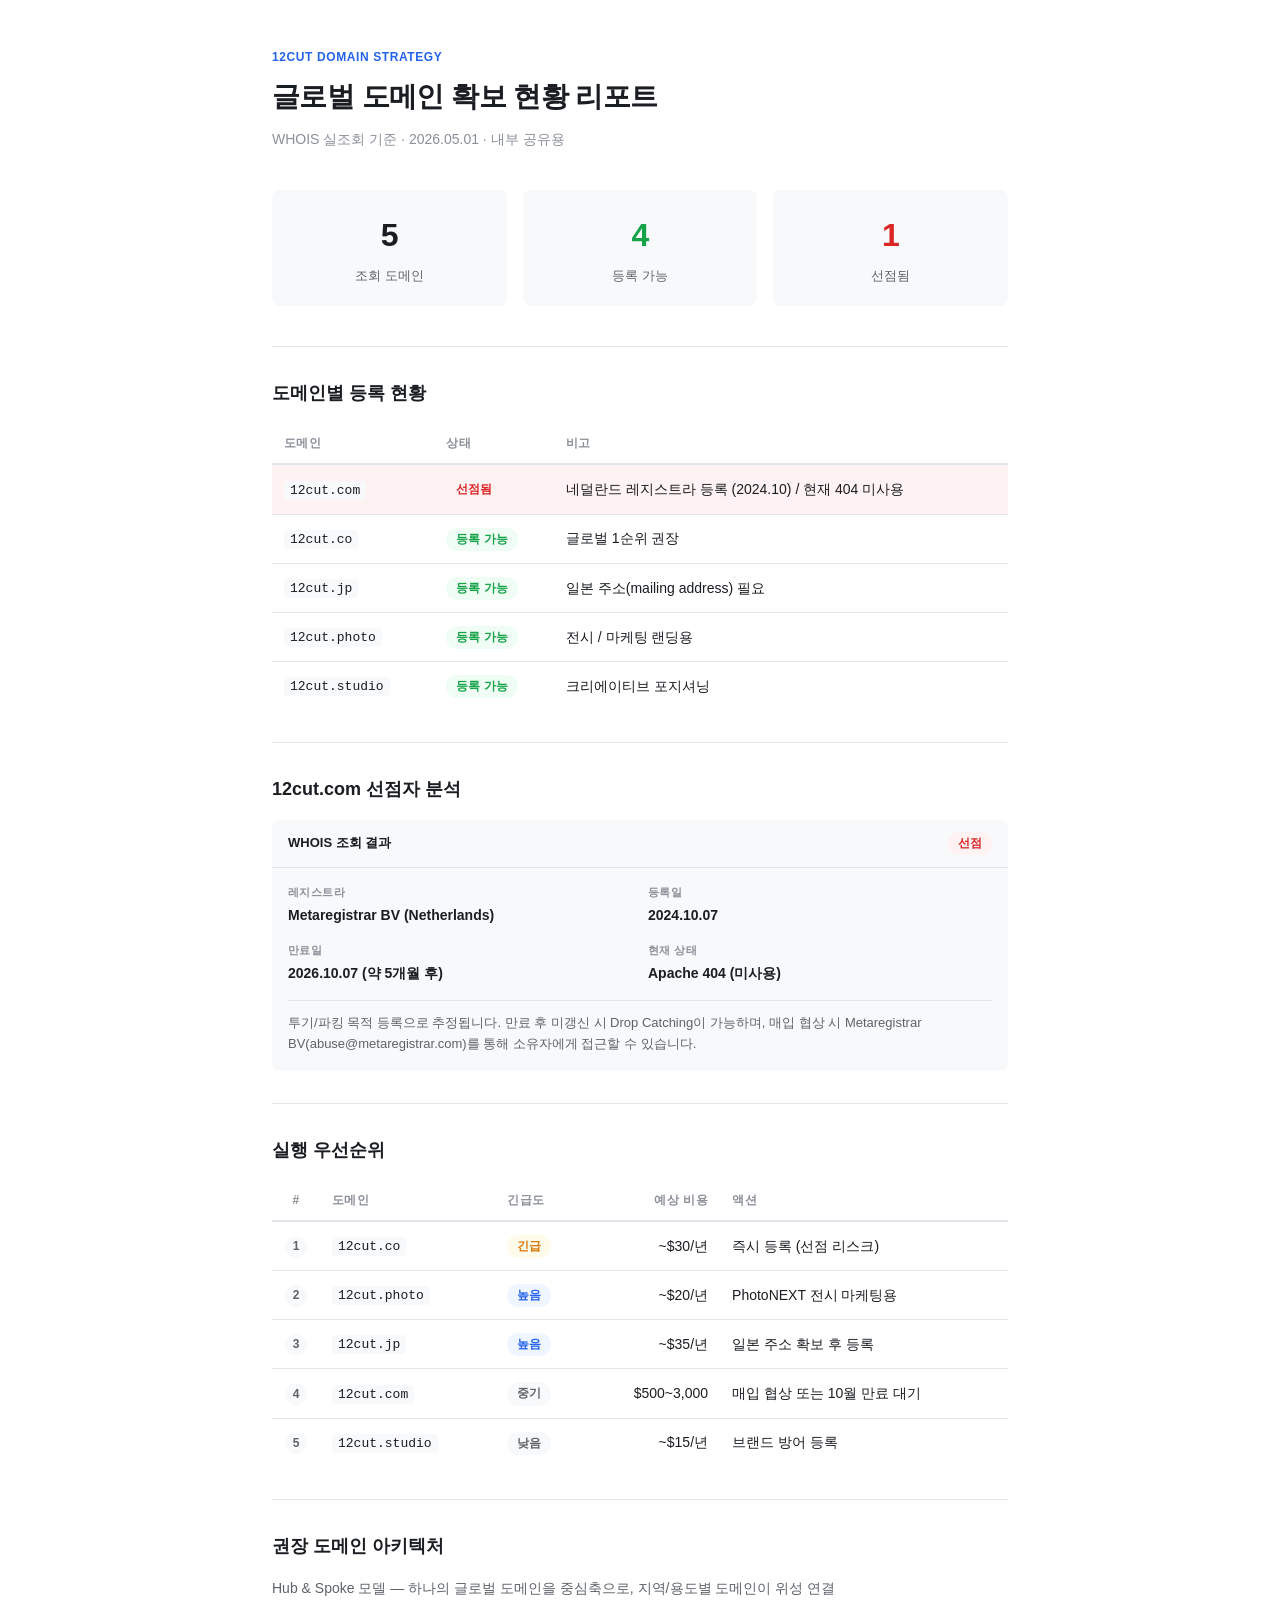
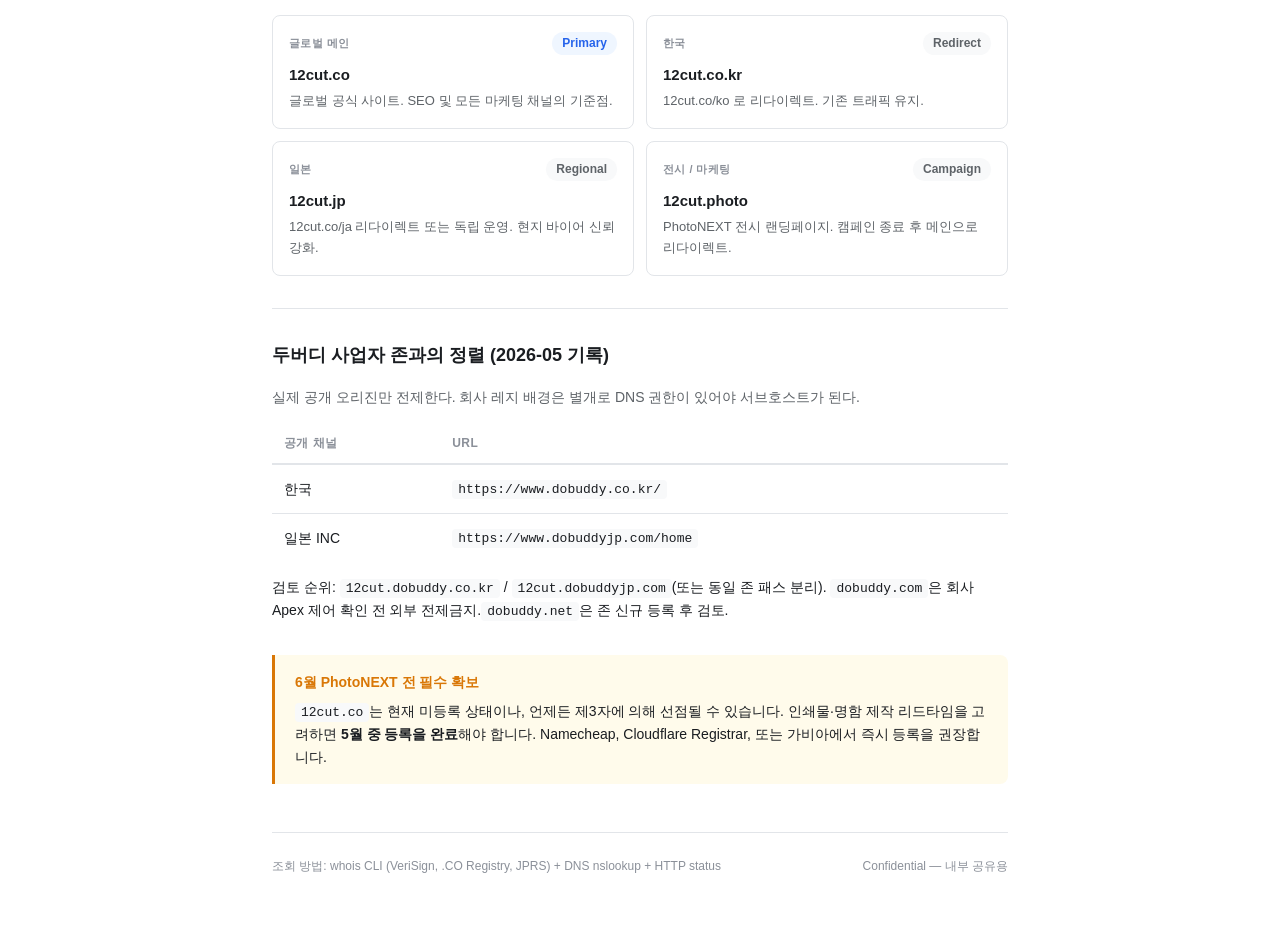
<file: domain-report.html>
<!DOCTYPE html>
<html lang="ko">
<head>
<meta charset="UTF-8">
<meta name="viewport" content="width=device-width, initial-scale=1.0">
<meta name="robots" content="noindex, nofollow">
<title>12CUT 글로벌 도메인 확보 리포트</title>
<style>
  :root {
    --bg: #ffffff;
    --surface: #f8f9fa;
    --border: #e2e5e9;
    --text-primary: #1a1d21;
    --text-secondary: #5e6368;
    --text-tertiary: #8b9099;
    --accent: #2563eb;
    --success: #16a34a;
    --success-bg: #f0fdf4;
    --danger: #dc2626;
    --danger-bg: #fef2f2;
    --warning: #d97706;
    --warning-bg: #fffbeb;
    --info: #2563eb;
    --info-bg: #eff6ff;
  }

  * { margin: 0; padding: 0; box-sizing: border-box; }

  body {
    font-family: -apple-system, BlinkMacSystemFont, 'Pretendard', 'Segoe UI', sans-serif;
    color: var(--text-primary);
    background: var(--bg);
    line-height: 1.6;
    -webkit-font-smoothing: antialiased;
  }

  .page {
    max-width: 800px;
    margin: 0 auto;
    padding: 48px 32px 80px;
  }

  .header {
    margin-bottom: 40px;
  }

  .header .label {
    font-size: 12px;
    font-weight: 600;
    letter-spacing: 0.05em;
    text-transform: uppercase;
    color: var(--accent);
    margin-bottom: 8px;
  }

  h1 {
    font-size: 28px;
    font-weight: 700;
    letter-spacing: -0.02em;
    margin-bottom: 8px;
  }

  .header .meta {
    font-size: 14px;
    color: var(--text-tertiary);
  }

  .stats-grid {
    display: grid;
    grid-template-columns: repeat(3, 1fr);
    gap: 16px;
    margin-bottom: 40px;
  }

  .stat-card {
    text-align: center;
    padding: 20px 16px;
    background: var(--surface);
    border-radius: 8px;
  }

  .stat-value {
    font-size: 32px;
    font-weight: 700;
    letter-spacing: -0.02em;
  }

  .stat-value.success { color: var(--success); }
  .stat-value.danger { color: var(--danger); }

  .stat-label {
    font-size: 13px;
    color: var(--text-secondary);
    margin-top: 4px;
  }

  h2 {
    font-size: 18px;
    font-weight: 700;
    margin-bottom: 16px;
    padding-top: 32px;
  }

  .divider {
    height: 1px;
    background: var(--border);
    margin: 32px 0 0;
  }

  table {
    width: 100%;
    border-collapse: collapse;
    font-size: 14px;
    margin-bottom: 8px;
  }

  thead th {
    text-align: left;
    font-size: 12px;
    font-weight: 600;
    color: var(--text-tertiary);
    text-transform: uppercase;
    letter-spacing: 0.04em;
    padding: 10px 12px;
    border-bottom: 2px solid var(--border);
  }

  tbody td {
    padding: 12px;
    border-bottom: 1px solid var(--border);
    vertical-align: middle;
  }

  tbody tr:last-child td { border-bottom: none; }

  .row-danger { background: var(--danger-bg); }

  .pill {
    display: inline-block;
    font-size: 12px;
    font-weight: 600;
    padding: 2px 10px;
    border-radius: 100px;
    white-space: nowrap;
  }

  .pill.available { background: var(--success-bg); color: var(--success); }
  .pill.taken { background: var(--danger-bg); color: var(--danger); }
  .pill.urgent { background: var(--warning-bg); color: var(--warning); }
  .pill.info { background: var(--info-bg); color: var(--info); }
  .pill.neutral { background: var(--surface); color: var(--text-secondary); }

  code {
    font-family: 'SF Mono', 'Fira Code', monospace;
    font-size: 13px;
    background: var(--surface);
    padding: 2px 6px;
    border-radius: 4px;
  }

  .whois-card {
    background: var(--surface);
    border-radius: 8px;
    overflow: hidden;
    margin-bottom: 8px;
  }

  .whois-card .card-header {
    display: flex;
    justify-content: space-between;
    align-items: center;
    padding: 12px 16px;
    border-bottom: 1px solid var(--border);
    font-size: 13px;
    font-weight: 600;
  }

  .whois-card .card-body {
    padding: 16px;
  }

  .whois-grid {
    display: grid;
    grid-template-columns: 1fr 1fr;
    gap: 16px;
  }

  .whois-item .label {
    font-size: 11px;
    font-weight: 600;
    color: var(--text-tertiary);
    text-transform: uppercase;
    letter-spacing: 0.04em;
    margin-bottom: 2px;
  }

  .whois-item .value {
    font-size: 14px;
    font-weight: 600;
  }

  .whois-note {
    margin-top: 16px;
    padding-top: 12px;
    border-top: 1px solid var(--border);
    font-size: 13px;
    color: var(--text-secondary);
  }

  .arch-grid {
    display: grid;
    grid-template-columns: 1fr 1fr;
    gap: 12px;
  }

  .arch-card {
    border: 1px solid var(--border);
    border-radius: 8px;
    padding: 16px;
  }

  .arch-card .arch-header {
    display: flex;
    justify-content: space-between;
    align-items: center;
    margin-bottom: 8px;
  }

  .arch-card .arch-role {
    font-size: 11px;
    font-weight: 600;
    color: var(--text-tertiary);
    text-transform: uppercase;
    letter-spacing: 0.04em;
  }

  .arch-card .arch-domain {
    font-size: 15px;
    font-weight: 700;
  }

  .arch-card .arch-desc {
    font-size: 13px;
    color: var(--text-secondary);
    margin-top: 4px;
  }

  .callout {
    border-left: 3px solid var(--warning);
    background: var(--warning-bg);
    padding: 16px 20px;
    border-radius: 0 8px 8px 0;
    margin-top: 32px;
  }

  .callout .callout-title {
    font-size: 14px;
    font-weight: 700;
    color: var(--warning);
    margin-bottom: 6px;
  }

  .callout .callout-body {
    font-size: 14px;
    color: var(--text-primary);
  }

  .footer {
    margin-top: 48px;
    padding-top: 24px;
    border-top: 1px solid var(--border);
    font-size: 12px;
    color: var(--text-tertiary);
    display: flex;
    justify-content: space-between;
  }

  .priority-num {
    display: inline-flex;
    align-items: center;
    justify-content: center;
    width: 22px;
    height: 22px;
    border-radius: 50%;
    background: var(--surface);
    font-size: 12px;
    font-weight: 700;
    color: var(--text-secondary);
  }

  @media (max-width: 600px) {
    .page { padding: 24px 16px 48px; }
    h1 { font-size: 22px; }
    .stats-grid { grid-template-columns: repeat(3, 1fr); gap: 8px; }
    .stat-card { padding: 14px 8px; }
    .stat-value { font-size: 24px; }
    .whois-grid { grid-template-columns: 1fr; }
    .arch-grid { grid-template-columns: 1fr; }
    table { font-size: 13px; }
    thead th, tbody td { padding: 8px; }
  }

  @media print {
    .page { max-width: 100%; padding: 24px; }
    .callout { break-inside: avoid; }
  }
</style>
</head>
<body>
<div class="page">

  <div class="header">
    <div class="label">12CUT Domain Strategy</div>
    <h1>글로벌 도메인 확보 현황 리포트</h1>
    <div class="meta">WHOIS 실조회 기준 &middot; 2026.05.01 &middot; 내부 공유용</div>
  </div>

  <div class="stats-grid">
    <div class="stat-card">
      <div class="stat-value">5</div>
      <div class="stat-label">조회 도메인</div>
    </div>
    <div class="stat-card">
      <div class="stat-value success">4</div>
      <div class="stat-label">등록 가능</div>
    </div>
    <div class="stat-card">
      <div class="stat-value danger">1</div>
      <div class="stat-label">선점됨</div>
    </div>
  </div>

  <div class="divider"></div>

  <h2>도메인별 등록 현황</h2>
  <table>
    <thead>
      <tr>
        <th>도메인</th>
        <th>상태</th>
        <th>비고</th>
      </tr>
    </thead>
    <tbody>
      <tr class="row-danger">
        <td><code>12cut.com</code></td>
        <td><span class="pill taken">선점됨</span></td>
        <td>네덜란드 레지스트라 등록 (2024.10) / 현재 404 미사용</td>
      </tr>
      <tr>
        <td><code>12cut.co</code></td>
        <td><span class="pill available">등록 가능</span></td>
        <td>글로벌 1순위 권장</td>
      </tr>
      <tr>
        <td><code>12cut.jp</code></td>
        <td><span class="pill available">등록 가능</span></td>
        <td>일본 주소(mailing address) 필요</td>
      </tr>
      <tr>
        <td><code>12cut.photo</code></td>
        <td><span class="pill available">등록 가능</span></td>
        <td>전시 / 마케팅 랜딩용</td>
      </tr>
      <tr>
        <td><code>12cut.studio</code></td>
        <td><span class="pill available">등록 가능</span></td>
        <td>크리에이티브 포지셔닝</td>
      </tr>
    </tbody>
  </table>

  <div class="divider"></div>

  <h2>12cut.com 선점자 분석</h2>
  <div class="whois-card">
    <div class="card-header">
      <span>WHOIS 조회 결과</span>
      <span class="pill taken">선점</span>
    </div>
    <div class="card-body">
      <div class="whois-grid">
        <div class="whois-item">
          <div class="label">레지스트라</div>
          <div class="value">Metaregistrar BV (Netherlands)</div>
        </div>
        <div class="whois-item">
          <div class="label">등록일</div>
          <div class="value">2024.10.07</div>
        </div>
        <div class="whois-item">
          <div class="label">만료일</div>
          <div class="value">2026.10.07 (약 5개월 후)</div>
        </div>
        <div class="whois-item">
          <div class="label">현재 상태</div>
          <div class="value">Apache 404 (미사용)</div>
        </div>
      </div>
      <div class="whois-note">
        투기/파킹 목적 등록으로 추정됩니다. 만료 후 미갱신 시 Drop Catching이 가능하며, 
        매입 협상 시 Metaregistrar BV(abuse@metaregistrar.com)를 통해 소유자에게 접근할 수 있습니다.
      </div>
    </div>
  </div>

  <div class="divider"></div>

  <h2>실행 우선순위</h2>
  <table>
    <thead>
      <tr>
        <th style="width:48px;text-align:center">#</th>
        <th>도메인</th>
        <th>긴급도</th>
        <th style="text-align:right">예상 비용</th>
        <th>액션</th>
      </tr>
    </thead>
    <tbody>
      <tr>
        <td style="text-align:center"><span class="priority-num">1</span></td>
        <td><code>12cut.co</code></td>
        <td><span class="pill urgent">긴급</span></td>
        <td style="text-align:right">~$30/년</td>
        <td>즉시 등록 (선점 리스크)</td>
      </tr>
      <tr>
        <td style="text-align:center"><span class="priority-num">2</span></td>
        <td><code>12cut.photo</code></td>
        <td><span class="pill info">높음</span></td>
        <td style="text-align:right">~$20/년</td>
        <td>PhotoNEXT 전시 마케팅용</td>
      </tr>
      <tr>
        <td style="text-align:center"><span class="priority-num">3</span></td>
        <td><code>12cut.jp</code></td>
        <td><span class="pill info">높음</span></td>
        <td style="text-align:right">~$35/년</td>
        <td>일본 주소 확보 후 등록</td>
      </tr>
      <tr>
        <td style="text-align:center"><span class="priority-num">4</span></td>
        <td><code>12cut.com</code></td>
        <td><span class="pill neutral">중기</span></td>
        <td style="text-align:right">$500~3,000</td>
        <td>매입 협상 또는 10월 만료 대기</td>
      </tr>
      <tr>
        <td style="text-align:center"><span class="priority-num">5</span></td>
        <td><code>12cut.studio</code></td>
        <td><span class="pill neutral">낮음</span></td>
        <td style="text-align:right">~$15/년</td>
        <td>브랜드 방어 등록</td>
      </tr>
    </tbody>
  </table>

  <div class="divider"></div>

  <h2>권장 도메인 아키텍처</h2>
  <p style="font-size:14px;color:var(--text-secondary);margin-bottom:16px">
    Hub &amp; Spoke 모델 — 하나의 글로벌 도메인을 중심축으로, 지역/용도별 도메인이 위성 연결
  </p>
  <div class="arch-grid">
    <div class="arch-card">
      <div class="arch-header">
        <span class="arch-role">글로벌 메인</span>
        <span class="pill info">Primary</span>
      </div>
      <div class="arch-domain">12cut.co</div>
      <div class="arch-desc">글로벌 공식 사이트. SEO 및 모든 마케팅 채널의 기준점.</div>
    </div>
    <div class="arch-card">
      <div class="arch-header">
        <span class="arch-role">한국</span>
        <span class="pill neutral">Redirect</span>
      </div>
      <div class="arch-domain">12cut.co.kr</div>
      <div class="arch-desc">12cut.co/ko 로 리다이렉트. 기존 트래픽 유지.</div>
    </div>
    <div class="arch-card">
      <div class="arch-header">
        <span class="arch-role">일본</span>
        <span class="pill neutral">Regional</span>
      </div>
      <div class="arch-domain">12cut.jp</div>
      <div class="arch-desc">12cut.co/ja 리다이렉트 또는 독립 운영. 현지 바이어 신뢰 강화.</div>
    </div>
    <div class="arch-card">
      <div class="arch-header">
        <span class="arch-role">전시 / 마케팅</span>
        <span class="pill neutral">Campaign</span>
      </div>
      <div class="arch-domain">12cut.photo</div>
      <div class="arch-desc">PhotoNEXT 전시 랜딩페이지. 캠페인 종료 후 메인으로 리다이렉트.</div>
    </div>
  </div>

  <div class="divider"></div>

  <h2>두버디 사업자 존과의 정렬 (2026-05 기록)</h2>
  <p style="font-size:14px;color:var(--text-secondary);margin-bottom:16px">
    실제 공개 오리진만 전제한다. 회사 레지 배경은 별개로 DNS 권한이 있어야 서브호스트가 된다.
  </p>
  <table>
    <thead>
      <tr>
        <th>공개 채널</th>
        <th>URL</th>
      </tr>
    </thead>
    <tbody>
      <tr>
        <td>한국</td>
        <td><code>https://www.dobuddy.co.kr/</code></td>
      </tr>
      <tr>
        <td>일본 INC</td>
        <td><code>https://www.dobuddyjp.com/home</code></td>
      </tr>
    </tbody>
  </table>
  <p style="margin-top:14px;margin-bottom:8px;font-size:14px">
    검토 순위: <code>12cut.dobuddy.co.kr</code> / <code>12cut.dobuddyjp.com</code>(또는 동일 존 패스 분리).
    <code>dobuddy.com</code>은 회사 Apex 제어 확인 전 외부 전제금지.<code>dobuddy.net</code>은 존 신규 등록 후 검토.
  </p>

  <div class="callout">
    <div class="callout-title">6월 PhotoNEXT 전 필수 확보</div>
    <div class="callout-body">
      <code>12cut.co</code>는 현재 미등록 상태이나, 언제든 제3자에 의해 선점될 수 있습니다.
      인쇄물·명함 제작 리드타임을 고려하면 <strong>5월 중 등록을 완료</strong>해야 합니다.
      Namecheap, Cloudflare Registrar, 또는 가비아에서 즉시 등록을 권장합니다.
    </div>
  </div>

  <div class="footer">
    <span>조회 방법: whois CLI (VeriSign, .CO Registry, JPRS) + DNS nslookup + HTTP status</span>
    <span>Confidential — 내부 공유용</span>
  </div>

</div>
</body>
</html>
</file>
